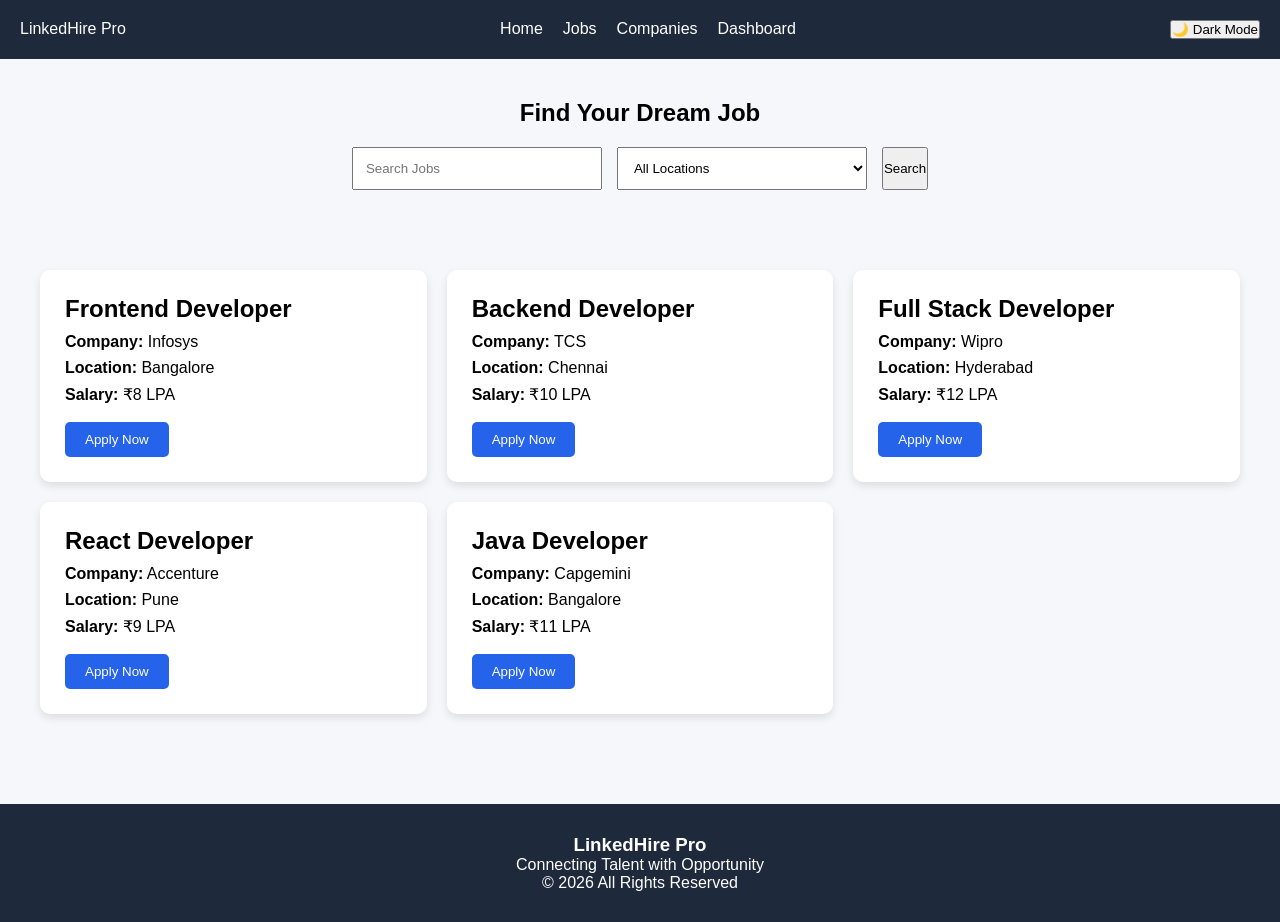
<file: index.html>
<!DOCTYPE html>
<html lang="en">
<head>
<meta charset="UTF-8">
<meta name="viewport" content="width=device-width, initial-scale=1.0">
<title>Jobs</title>
<link rel="stylesheet" href="style.css">
</head>
<body>

<nav class="navbar">

<div class="logo">
LinkedHire Pro
</div>

<ul>
<li><a href="index.html">Home</a></li>
<li><a href="jobs.html">Jobs</a></li>
<li><a href="companies.html">Companies</a></li>
<li><a href="dashboard.html">Dashboard</a></li>
</ul>
<button id="themeBtn" onclick="toggleTheme()">
🌙 Dark Mode
</button>

</nav>

<section class="job-header">

<h1>Find Your Dream Job</h1>

<div class="filters">

<input
type="text"
id="searchInput"
placeholder="Search Jobs"
>

<select id="locationFilter">

<option value="">All Locations</option>
<option>Bangalore</option>
<option>Chennai</option>
<option>Hyderabad</option>
<option>Pune</option>

</select>

<button onclick="filterJobs()">
Search
</button>

</div>

</section>

<section
class="job-container"
id="jobContainer">
</section>

<script src="jobs.js"></script>
<footer class="footer">

<h3>LinkedHire Pro</h3>

<p>
Connecting Talent with Opportunity
</p>

<p>
© 2026 All Rights Reserved
</p>

</footer>

</body>
</html>
</file>
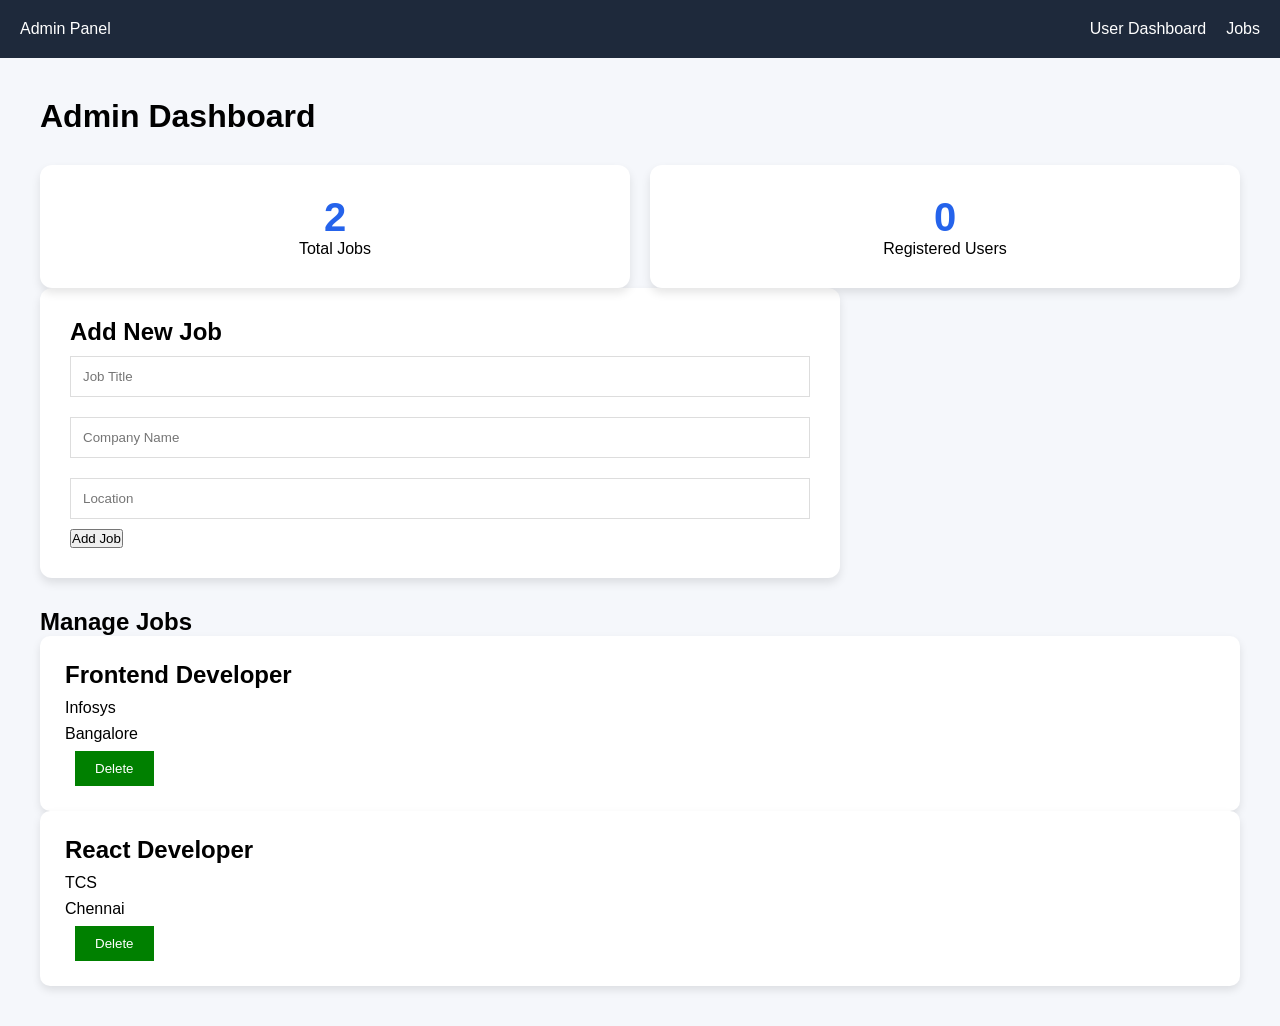
<file: admin.html>
<!DOCTYPE html>
<html lang="en">
<head>
<meta charset="UTF-8">
<meta name="viewport" content="width=device-width, initial-scale=1.0">
<title>Admin Dashboard</title>
<link rel="stylesheet" href="style.css">
</head>
<body>

<nav class="navbar">

<div class="logo">
Admin Panel
</div>

<ul>
<li><a href="dashboard.html">User Dashboard</a></li>
<li><a href="jobs.html">Jobs</a></li>
</ul>

</nav>

<div class="dashboard">

<h1>Admin Dashboard</h1>

<div class="dashboard-grid">

<div class="dashboard-card">
<h2 id="jobCount">0</h2>
<p>Total Jobs</p>
</div>

<div class="dashboard-card">
<h2 id="userCount">0</h2>
<p>Registered Users</p>
</div>

</div>

<div class="job-detail-card">

<h2>Add New Job</h2>

<input
type="text"
id="jobTitle"
placeholder="Job Title">

<input
type="text"
id="company"
placeholder="Company Name">

<input
type="text"
id="location"
placeholder="Location">

<button onclick="addJob()">
Add Job
</button>

</div>

<h2 style="margin-top:30px;">
Manage Jobs
</h2>

<div id="adminJobs">
</div>

</div>

<script src="admin.js"></script>

</body>
</html>
</file>
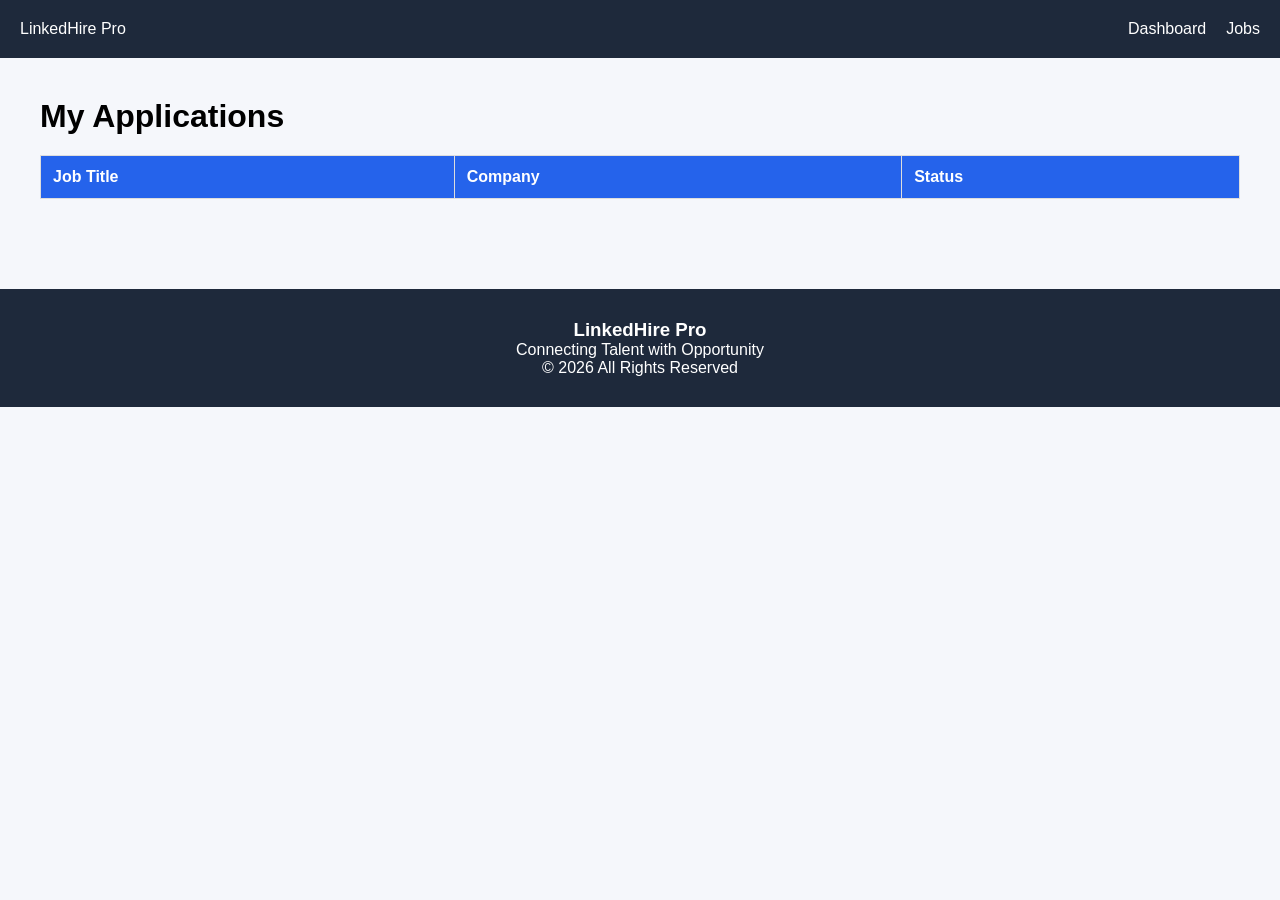
<file: applications.html>
<!DOCTYPE html>
<html lang="en">
<head>
<meta charset="UTF-8">
<meta name="viewport" content="width=device-width, initial-scale=1.0">
<title>Applications</title>
<link rel="stylesheet" href="style.css">
</head>
<body>

<nav class="navbar">

<div class="logo">
LinkedHire Pro
</div>

<ul>
<li><a href="dashboard.html">Dashboard</a></li>
<li><a href="jobs.html">Jobs</a></li>
</ul>

</nav>

<div class="dashboard">

<h1>My Applications</h1>

<table class="application-table">

<thead>

<tr>
<th>Job Title</th>
<th>Company</th>
<th>Status</th>
</tr>

</thead>

<tbody id="applicationBody">
</tbody>

</table>

</div>

<script src="applications.js"></script>
<footer class="footer">

<h3>LinkedHire Pro</h3>

<p>
Connecting Talent with Opportunity
</p>

<p>
© 2026 All Rights Reserved
</p>

</footer>

</body>
</html>
</file>
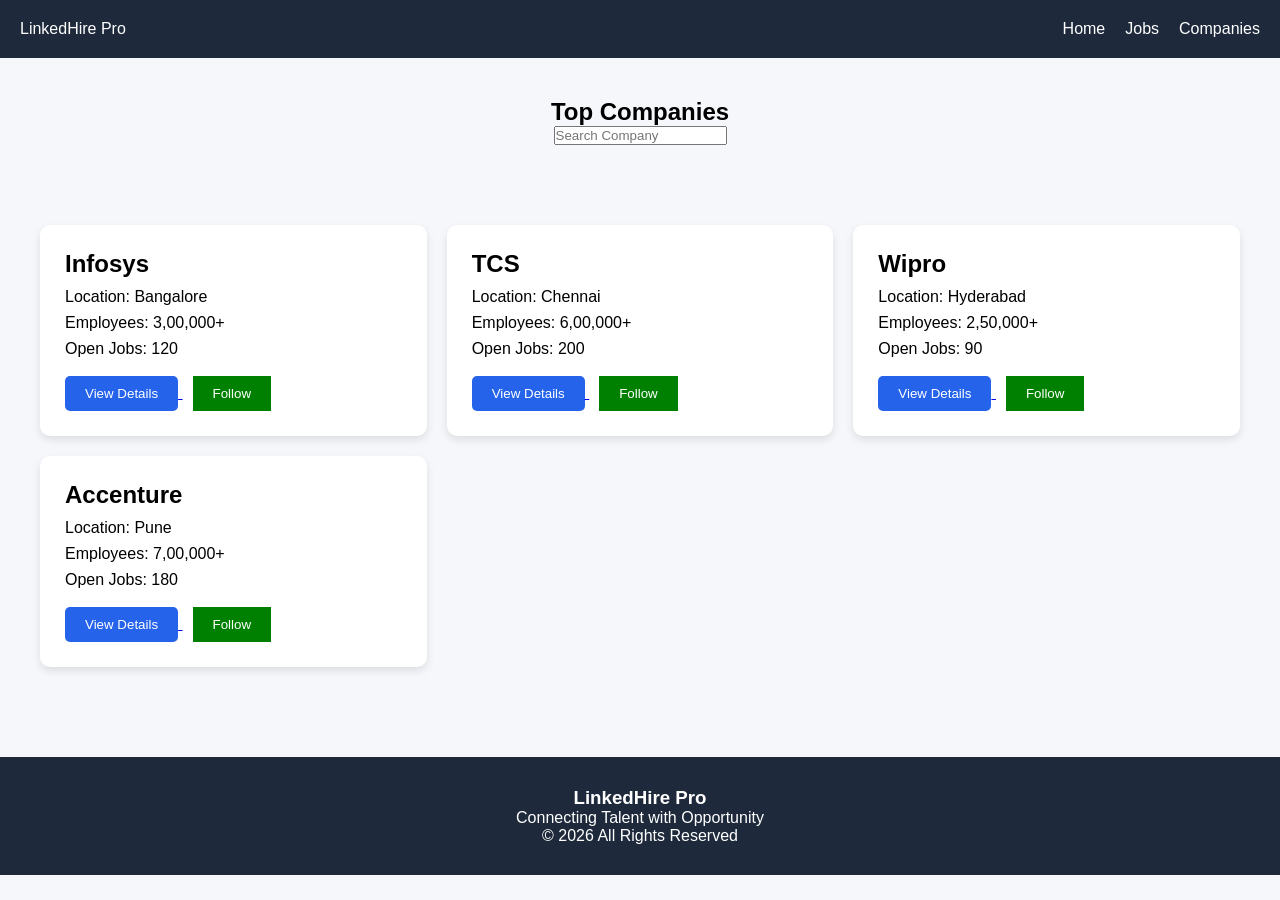
<file: companies.html>
<!DOCTYPE html>
<html lang="en">
<head>
<meta charset="UTF-8">
<meta name="viewport" content="width=device-width, initial-scale=1.0">
<title>Companies</title>
<link rel="stylesheet" href="style.css">
</head>
<body>

<nav class="navbar">
<div class="logo">LinkedHire Pro</div>

<ul>
<li><a href="index.html">Home</a></li>
<li><a href="jobs.html">Jobs</a></li>
<li><a href="companies.html">Companies</a></li>
</ul>
</nav>

<section class="job-header">

<h1>Top Companies</h1>

<input
type="text"
id="companySearch"
placeholder="Search Company"
onkeyup="searchCompany()">

</section>

<section
class="job-container"
id="companyContainer">
</section>

<script src="company.js"></script>
<footer class="footer">

<h3>LinkedHire Pro</h3>

<p>
Connecting Talent with Opportunity
</p>

<p>
© 2026 All Rights Reserved
</p>

</footer>

</body>
</html>
</file>
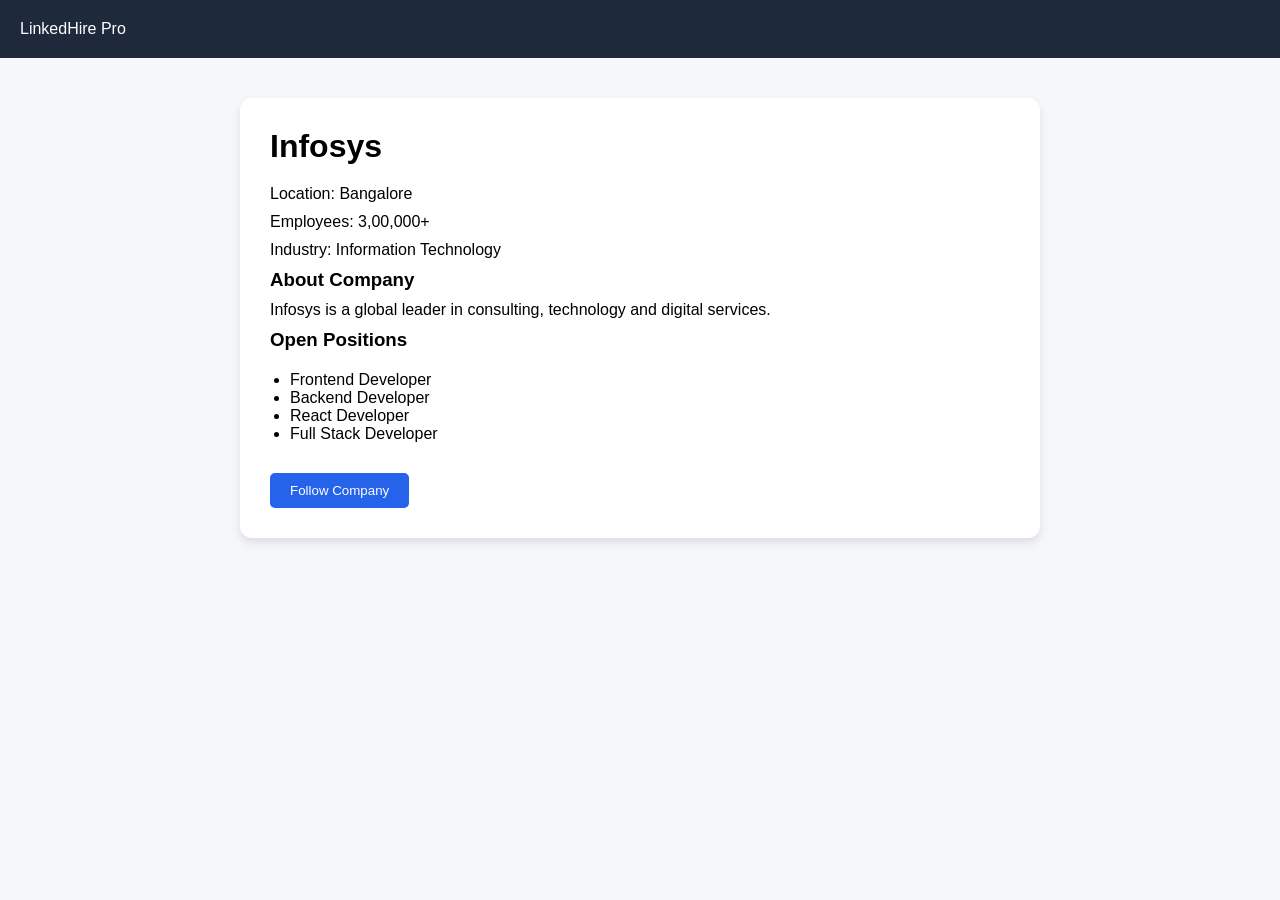
<file: company-details.html>
<!DOCTYPE html>
<html>
<head>
<title>Company Details</title>

<link
rel="stylesheet"
href="style.css">

</head>

<body>

<nav class="navbar">
<div class="logo">
LinkedHire Pro
</div>
</nav>

<div class="details-container">

<div class="job-detail-card">

<h1>Infosys</h1>

<p>
Location:
Bangalore
</p>

<p>
Employees:
3,00,000+
</p>

<p>
Industry:
Information Technology
</p>

<h3>
About Company
</h3>

<p>

Infosys is a global leader
in consulting, technology
and digital services.

</p>

<h3>
Open Positions
</h3>

<ul>

<li>
Frontend Developer
</li>

<li>
Backend Developer
</li>

<li>
React Developer
</li>

<li>
Full Stack Developer
</li>

</ul>

<button
class="apply-btn">
Follow Company
</button>

</div>

</div>

</body>
</html>
</file>
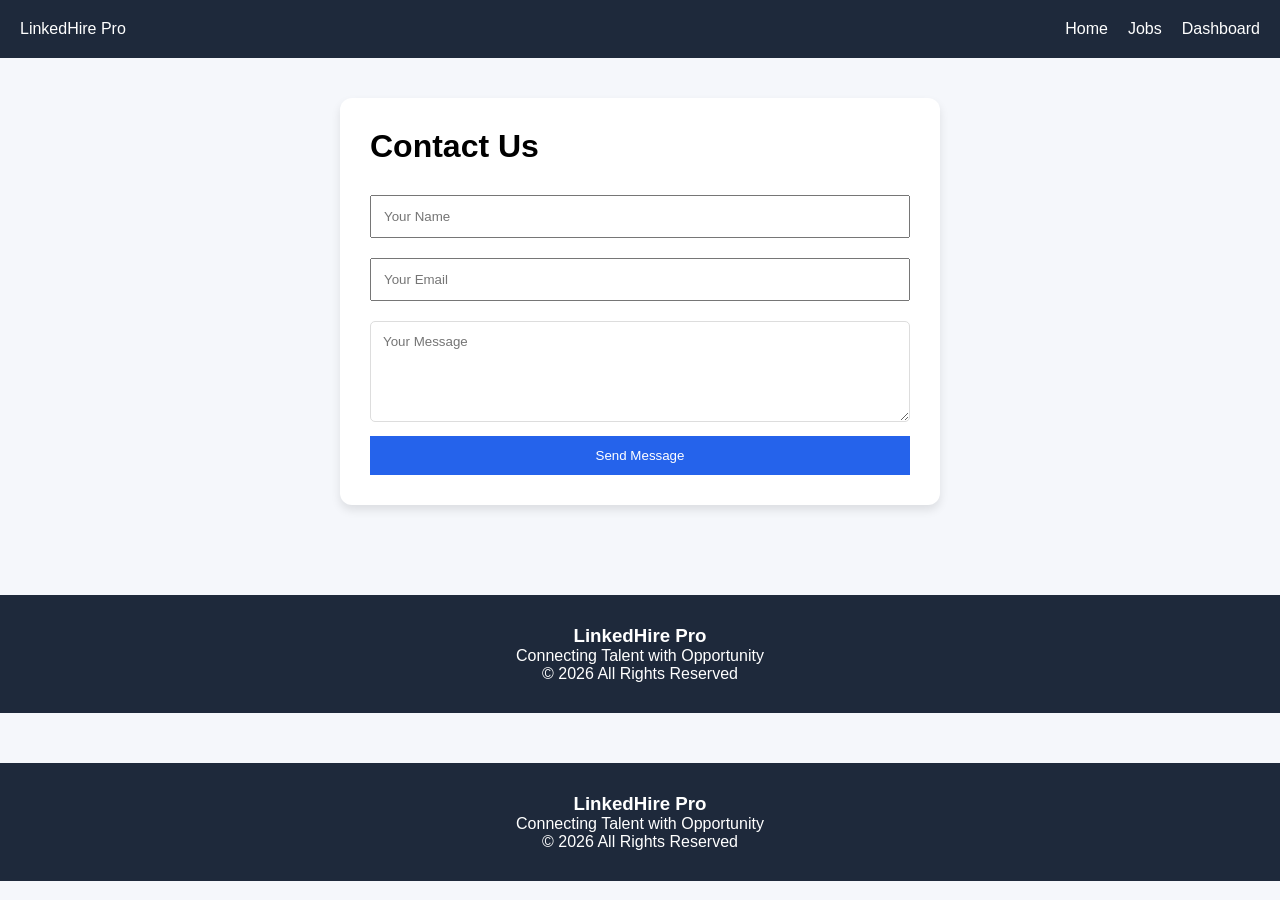
<file: contact.html>
<!DOCTYPE html>
<html lang="en">
<head>
<meta charset="UTF-8">
<meta name="viewport" content="width=device-width, initial-scale=1.0">
<title>Contact Us</title>
<link rel="stylesheet" href="style.css">
</head>
<body>

<nav class="navbar">
<div class="logo">LinkedHire Pro</div>

<ul>
<li><a href="index.html">Home</a></li>
<li><a href="jobs.html">Jobs</a></li>
<li><a href="dashboard.html">Dashboard</a></li>
</ul>
</nav>

<div class="profile-container">

<div class="profile-card">

<h1>Contact Us</h1>

<input
type="text"
placeholder="Your Name">

<input
type="email"
placeholder="Your Email">

<textarea
id="message"
placeholder="Your Message"
rows="5"
style="width:100%;padding:12px;margin:10px 0;">
</textarea>

<button onclick="sendMessage()">
Send Message
</button>

</div>

</div>

<footer class="footer">
<h3>LinkedHire Pro</h3>
<p>Connecting Talent with Opportunity</p>
<p>© 2026 All Rights Reserved</p>
</footer>

<script>
function sendMessage(){
alert("Message Sent Successfully!");
}
</script>
<footer class="footer">

<h3>LinkedHire Pro</h3>

<p>
Connecting Talent with Opportunity
</p>

<p>
© 2026 All Rights Reserved
</p>

</footer>

</body>
</html>
</file>
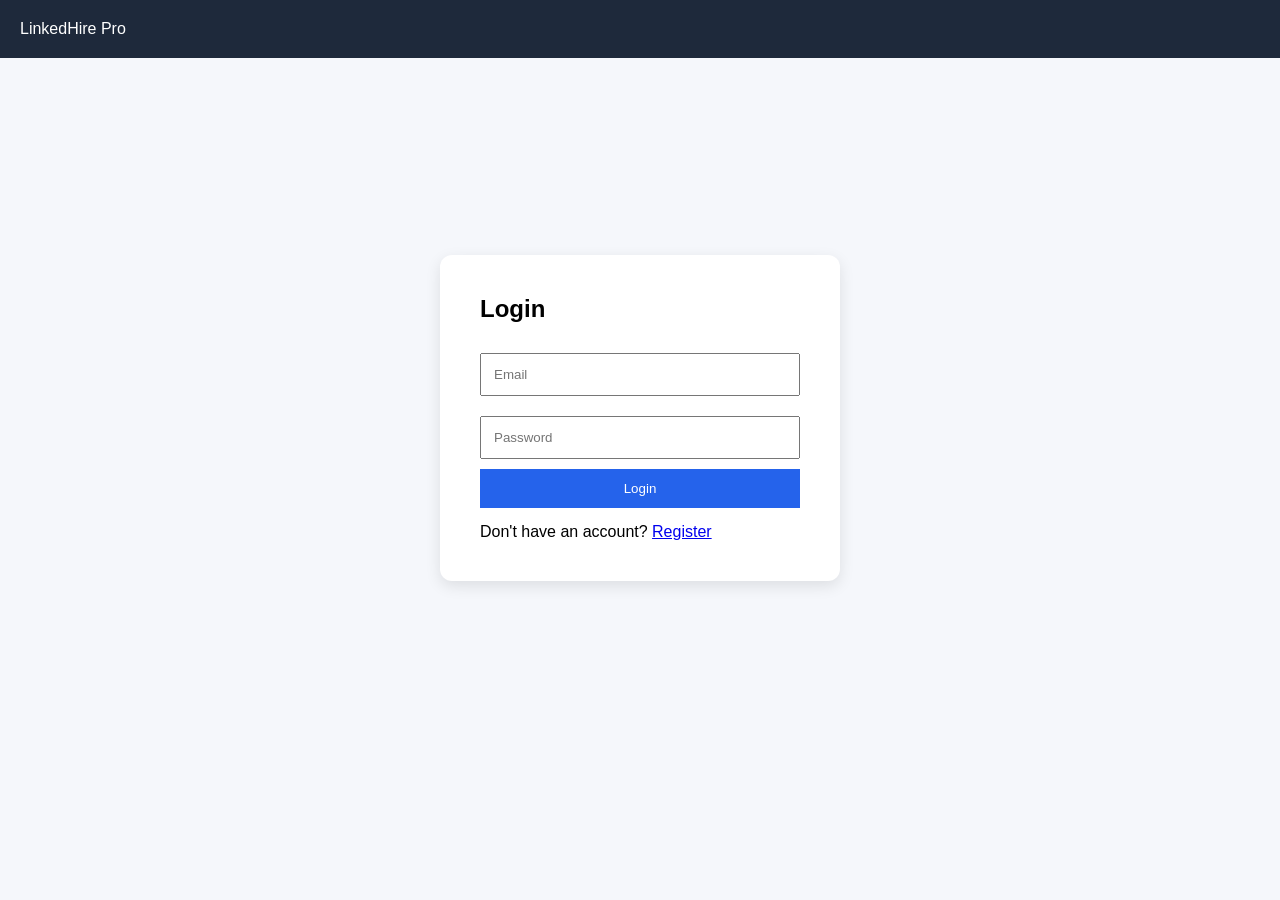
<file: dashboard.html>
<!DOCTYPE html>
<html lang="en">
<head>
<meta charset="UTF-8">
<meta name="viewport" content="width=device-width, initial-scale=1.0">
<title>Dashboard</title>

<link
rel="stylesheet"
href="style.css">

</head>

<body>

<script>

if(
localStorage.getItem("isLoggedIn")
!== "true"
){
window.location.href =
"login.html";
}

</script>

<nav class="navbar">

<div class="logo">
LinkedHire Pro
</div>

<ul>
<li><a href="index.html">Home</a></li>
<li><a href="jobs.html">Jobs</a></li>
<li><a href="profile.html">Profile</a></li>
</ul>

</nav>

<div class="dashboard">

<h1 id="welcomeText">
Welcome
</h1>

<div class="dashboard-grid">

<div class="dashboard-card">

<h2 id="appliedCount">
0
</h2>

<p>
Applied Jobs
</p>

</div>

<div class="dashboard-card">

<h2 id="savedCount">
0
</h2>

<p>
Saved Jobs
</p>

</div>

<div class="dashboard-card">

<h2 id="followedCount">
0
</h2>

<p>
Followed Companies
</p>

</div>

</div>

<div class="recent-section">

<h2>
Recent Activity
</h2>

<ul id="activityList">
</ul>

</div>

<button
class="logout-btn"
onclick="logoutUser()">

Logout

</button>

</div>

<script src="auth.js"></script>
<script src="dashboard.js"></script>
<li>
<a href="profile.html">
Profile
</a>
</li>
<li>
<a href="saved-jobs.html">
Saved Jobs
</a>
</li>

<li>
<a href="applications.html">
Applications
</a>
</li>
<li>
<a href="admin.html">
Admin
</a>
</li>
<footer class="footer">

<h3>LinkedHire Pro</h3>

<p>
Connecting Talent with Opportunity
</p>

<p>
© 2026 All Rights Reserved
</p>

</footer>

</body>
</html>
</file>
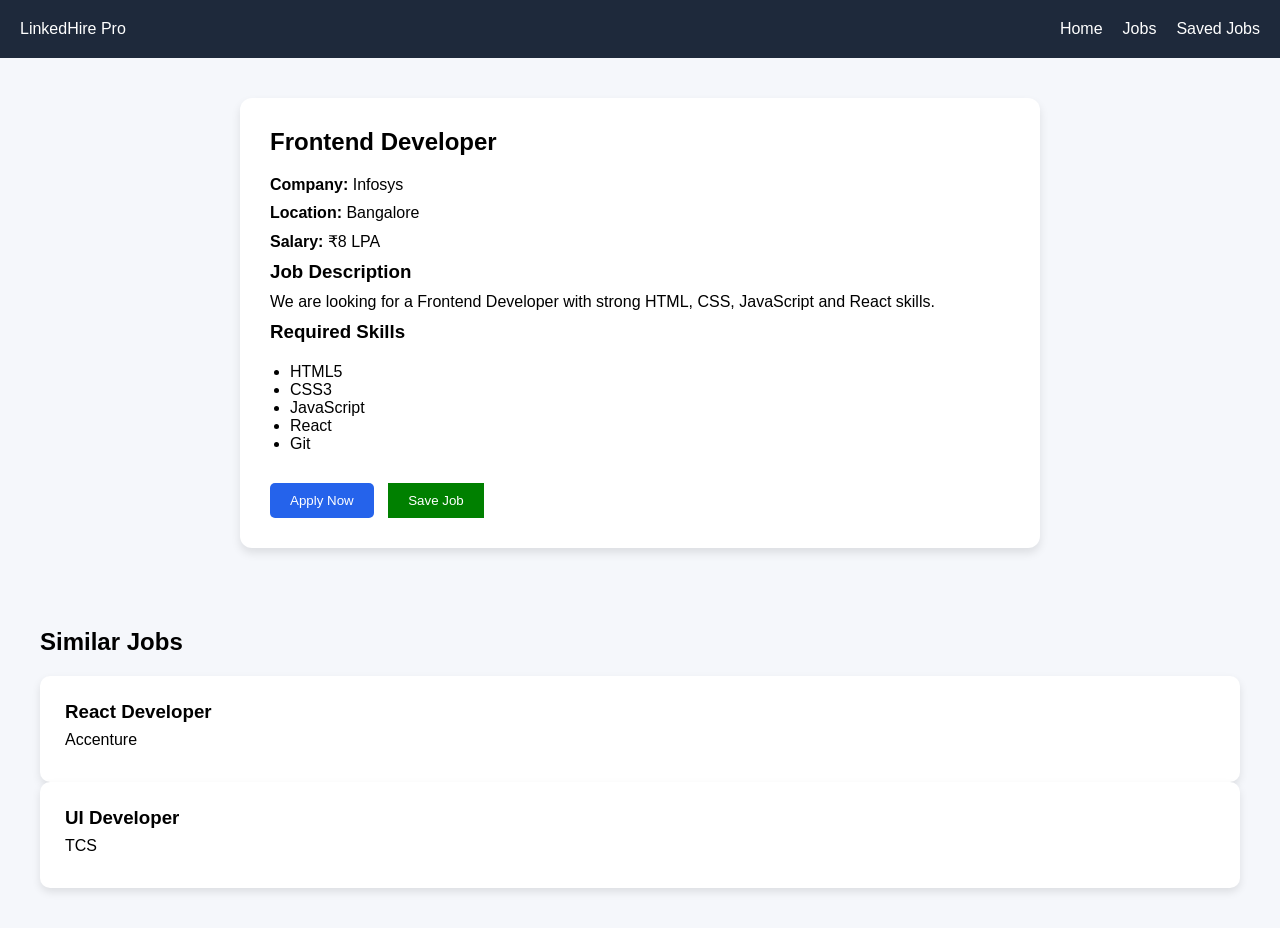
<file: job-details.html>
<!DOCTYPE html>
<html lang="en">
<head>
<meta charset="UTF-8">
<meta name="viewport" content="width=device-width, initial-scale=1.0">
<title>Job Details</title>
<link rel="stylesheet" href="style.css">
</head>
<body>

<nav class="navbar">
    <div class="logo">LinkedHire Pro</div>

    <ul>
        <li><a href="index.html">Home</a></li>
        <li><a href="jobs.html">Jobs</a></li>
        <li><a href="saved-jobs.html">Saved Jobs</a></li>
    </ul>
</nav>

<section class="details-container">

    <div class="job-detail-card">

        <h1>Frontend Developer</h1>

        <p><strong>Company:</strong> Infosys</p>

        <p><strong>Location:</strong> Bangalore</p>

        <p><strong>Salary:</strong> ₹8 LPA</p>

        <h3>Job Description</h3>

        <p>
            We are looking for a Frontend Developer
            with strong HTML, CSS, JavaScript and React skills.
        </p>

        <h3>Required Skills</h3>

        <ul>
            <li>HTML5</li>
            <li>CSS3</li>
            <li>JavaScript</li>
            <li>React</li>
            <li>Git</li>
        </ul>

        <button
        class="apply-btn"
        onclick="applyCurrentJob()">
        Apply Now
        </button>

        <button
        class="save-btn"
        onclick="saveCurrentJob()">
        Save Job
        </button>

    </div>

</section>

<section class="similar-jobs">

<h2>Similar Jobs</h2>

<div class="job-card">
<h3>React Developer</h3>
<p>Accenture</p>
</div>

<div class="job-card">
<h3>UI Developer</h3>
<p>TCS</p>
</div>

</section>

<script src="jobs.js"></script>

</body>
</html>
</file>
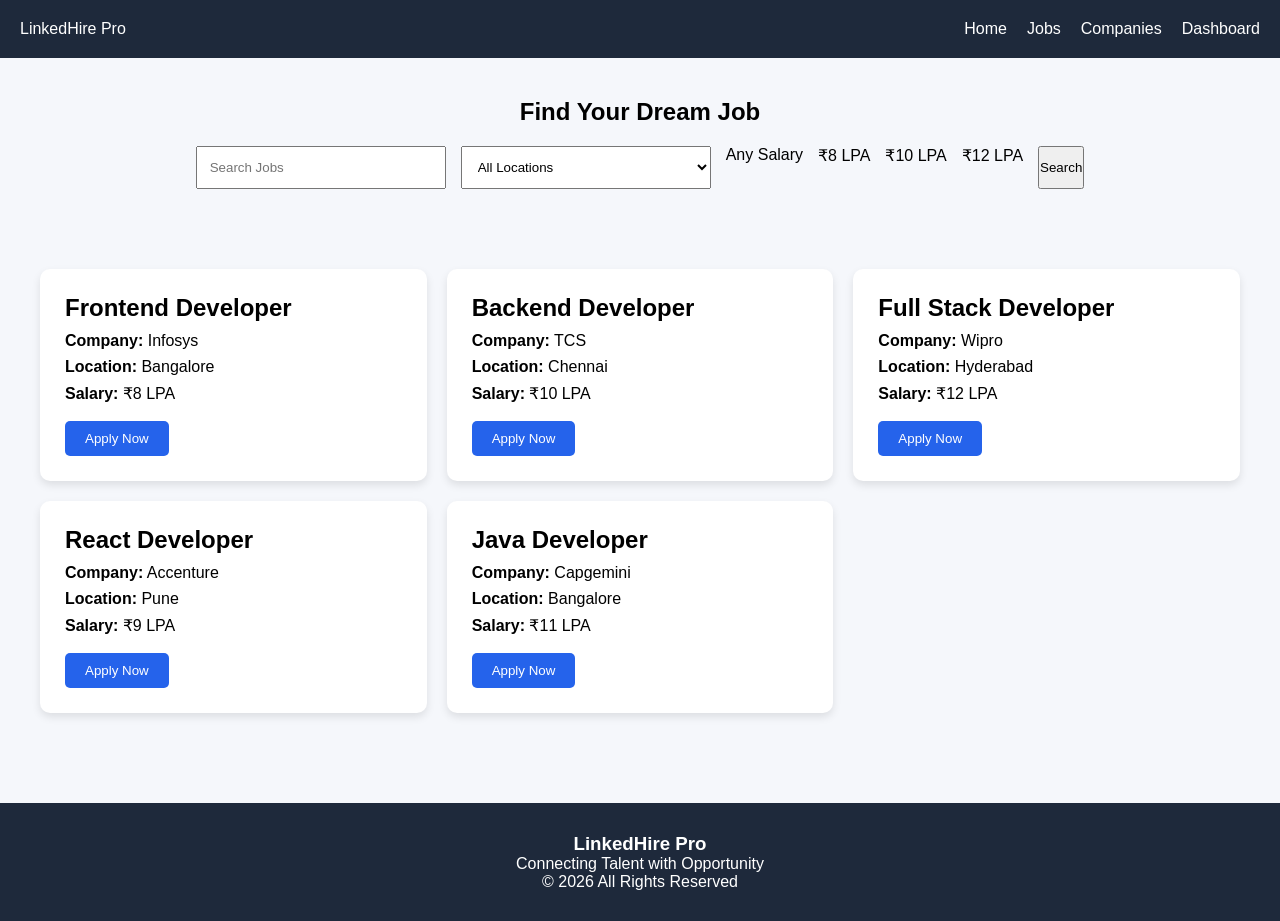
<file: jobs.html>
<!DOCTYPE html>
<html lang="en">
<head>
<meta charset="UTF-8">
<meta name="viewport" content="width=device-width, initial-scale=1.0">
<title>Jobs</title>
<link rel="stylesheet" href="style.css">
</head>
<body>

<nav class="navbar">

<div class="logo">
LinkedHire Pro
</div>

<ul>
<li><a href="index.html">Home</a></li>
<li><a href="jobs.html">Jobs</a></li>
<li><a href="companies.html">Companies</a></li>
<li><a href="dashboard.html">Dashboard</a></li>
</ul>

</nav>

<section class="job-header">

<h1>Find Your Dream Job</h1>

<div class="filters">

<input
type="text"
id="searchInput"
placeholder="Search Jobs"
>

<select id="locationFilter">

<option value="">All Locations</option>
<option>Bangalore</option>
<option>Chennai</option>
<option>Hyderabad</option>
<option>Pune</option>
<select id="salaryFilter">

<option value="">Any Salary</option>

<option>₹8 LPA</option>

<option>₹10 LPA</option>

<option>₹12 LPA</option>

</select>

</select>

<button onclick="filterJobs()">
Search
</button>

</div>

</section>

<section
class="job-container"
id="jobContainer">
</section>

<script src="jobs.js"></script>
<footer class="footer">

<h3>LinkedHire Pro</h3>

<p>
Connecting Talent with Opportunity
</p>

<p>
© 2026 All Rights Reserved
</p>

</footer>

</body>
</html>
</file>
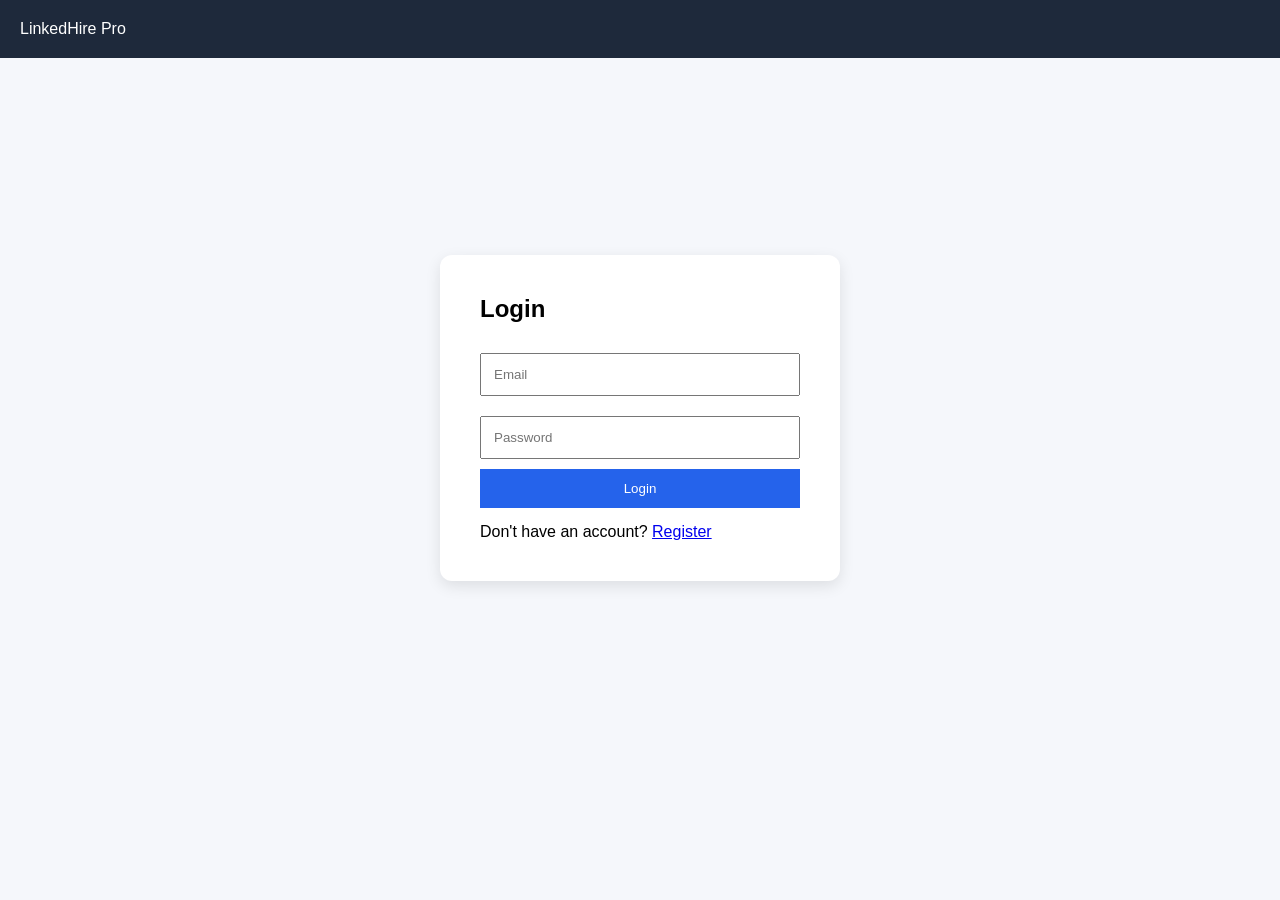
<file: login.html>
<!DOCTYPE html>
<html>
<head>
<title>Login</title>
<link rel="stylesheet" href="style.css">
</head>
<body>

<nav class="navbar">
<div class="logo">LinkedHire Pro</div>
</nav>

<div class="auth-container">

<div class="auth-card">

<h2>Login</h2>

<input
type="email"
id="email"
placeholder="Email">

<input
type="password"
id="password"
placeholder="Password">

<button onclick="loginUser()">
Login
</button>

<p>
Don't have an account?

<a href="register.html">
Register
</a>

</p>

</div>

</div>

<script src="auth.js"></script>

</body>
</html>
</file>
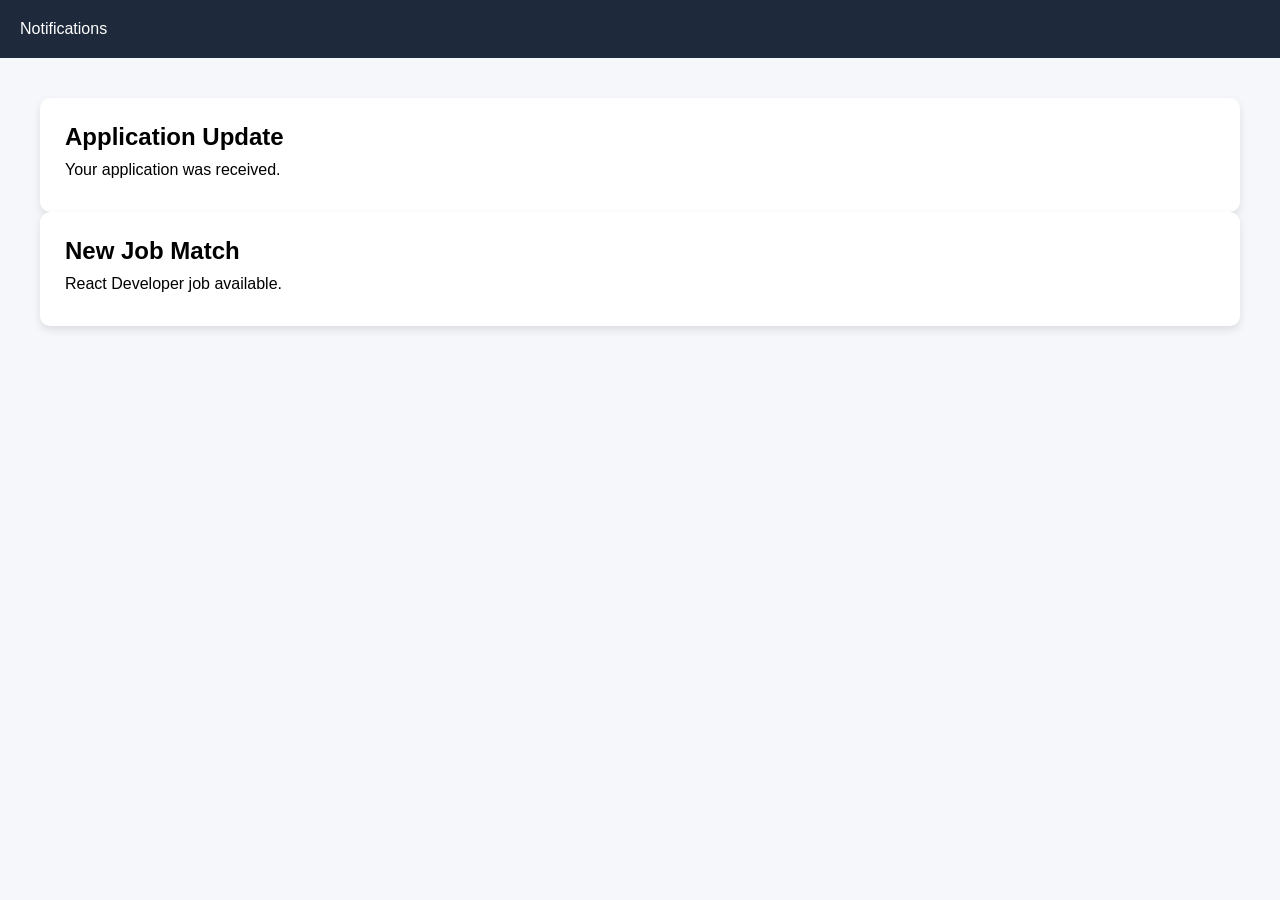
<file: notifications.html>
<!DOCTYPE html>
<html>
<head>
<title>Notifications</title>
<link rel="stylesheet" href="style.css">
</head>
<body>

<nav class="navbar">
<div class="logo">Notifications</div>
</nav>

<div class="dashboard">

<div class="job-card">
<h2>Application Update</h2>
<p>Your application was received.</p>
</div>

<div class="job-card">
<h2>New Job Match</h2>
<p>React Developer job available.</p>
</div>

</div>

</body>
</html>
</file>
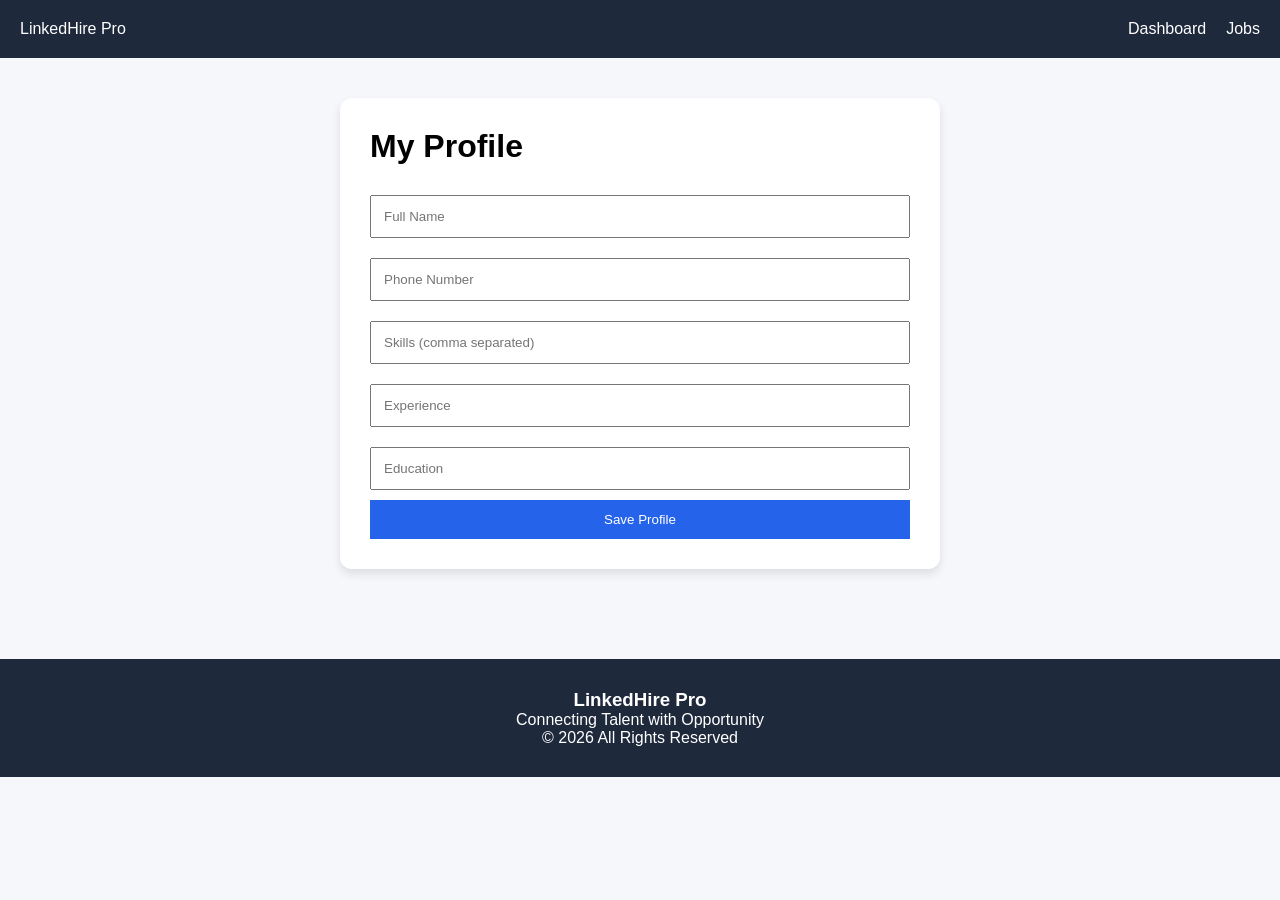
<file: profile.html>
<!DOCTYPE html>
<html lang="en">
<head>
<meta charset="UTF-8">
<meta name="viewport" content="width=device-width, initial-scale=1.0">
<title>Profile Builder</title>

<link rel="stylesheet" href="style.css">
</head>
<body>

<nav class="navbar">

<div class="logo">
LinkedHire Pro
</div>

<ul>
<li><a href="dashboard.html">Dashboard</a></li>
<li><a href="jobs.html">Jobs</a></li>
</ul>

</nav>

<div class="profile-container">

<div class="profile-card">

<h1>My Profile</h1>

<input
type="text"
id="fullName"
placeholder="Full Name">

<input
type="text"
id="phone"
placeholder="Phone Number">

<input
type="text"
id="skills"
placeholder="Skills (comma separated)">

<input
type="text"
id="experience"
placeholder="Experience">

<input
type="text"
id="education"
placeholder="Education">

<button onclick="saveProfile()">
Save Profile
</button>

</div>

</div>

<script src="profile.js"></script>
<footer class="footer">

<h3>LinkedHire Pro</h3>

<p>
Connecting Talent with Opportunity
</p>

<p>
© 2026 All Rights Reserved
</p>

</footer>

</body>
</html>
</file>
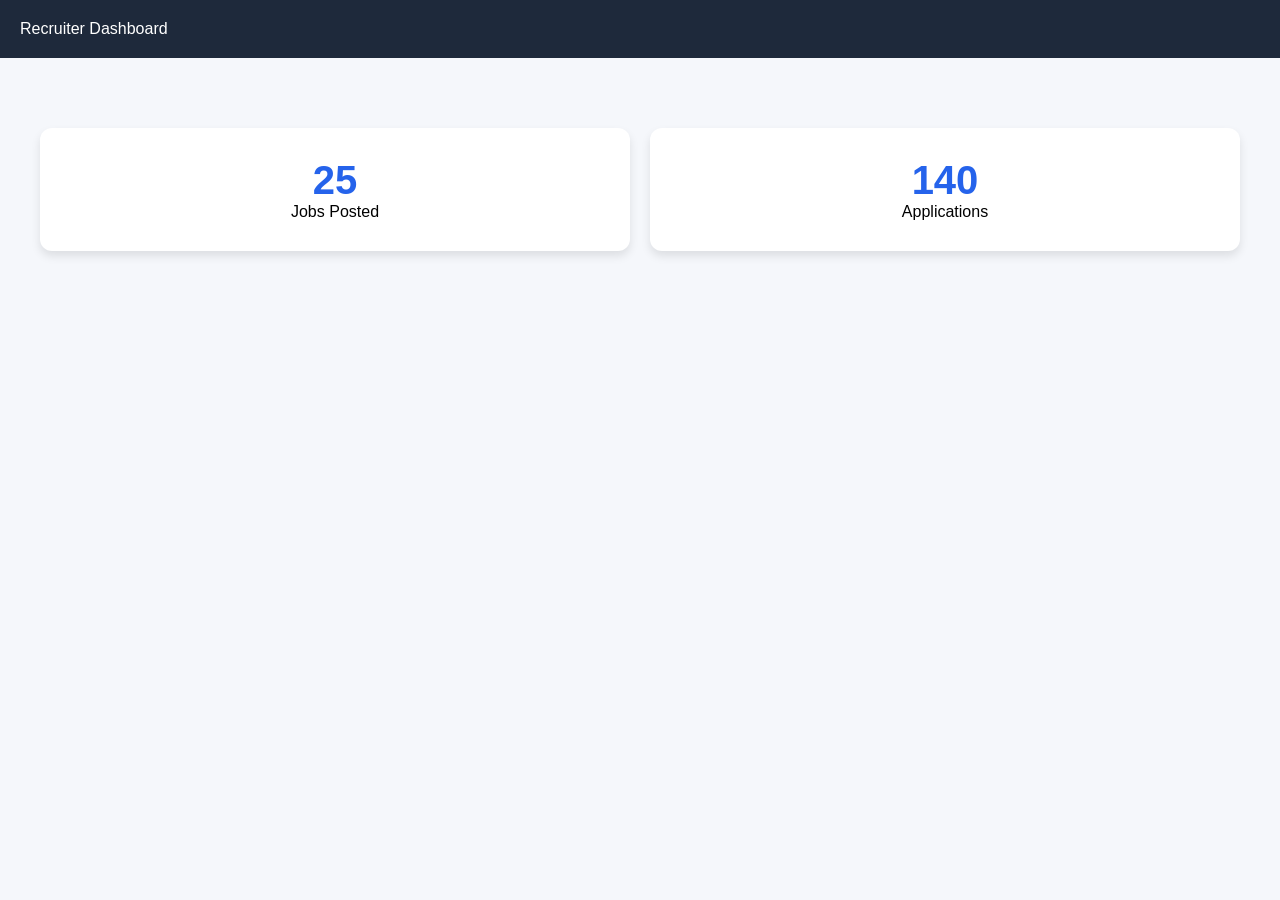
<file: recruiter.html>
<!DOCTYPE html>
<html>
<head>
<title>Recruiter Dashboard</title>
<link rel="stylesheet" href="style.css">
</head>
<body>

<nav class="navbar">
<div class="logo">
Recruiter Dashboard
</div>
</nav>

<div class="dashboard">

<div class="dashboard-grid">

<div class="dashboard-card">
<h2>25</h2>
<p>Jobs Posted</p>
</div>

<div class="dashboard-card">
<h2>140</h2>
<p>Applications</p>
</div>

</div>

</div>

</body>
</html>
</file>
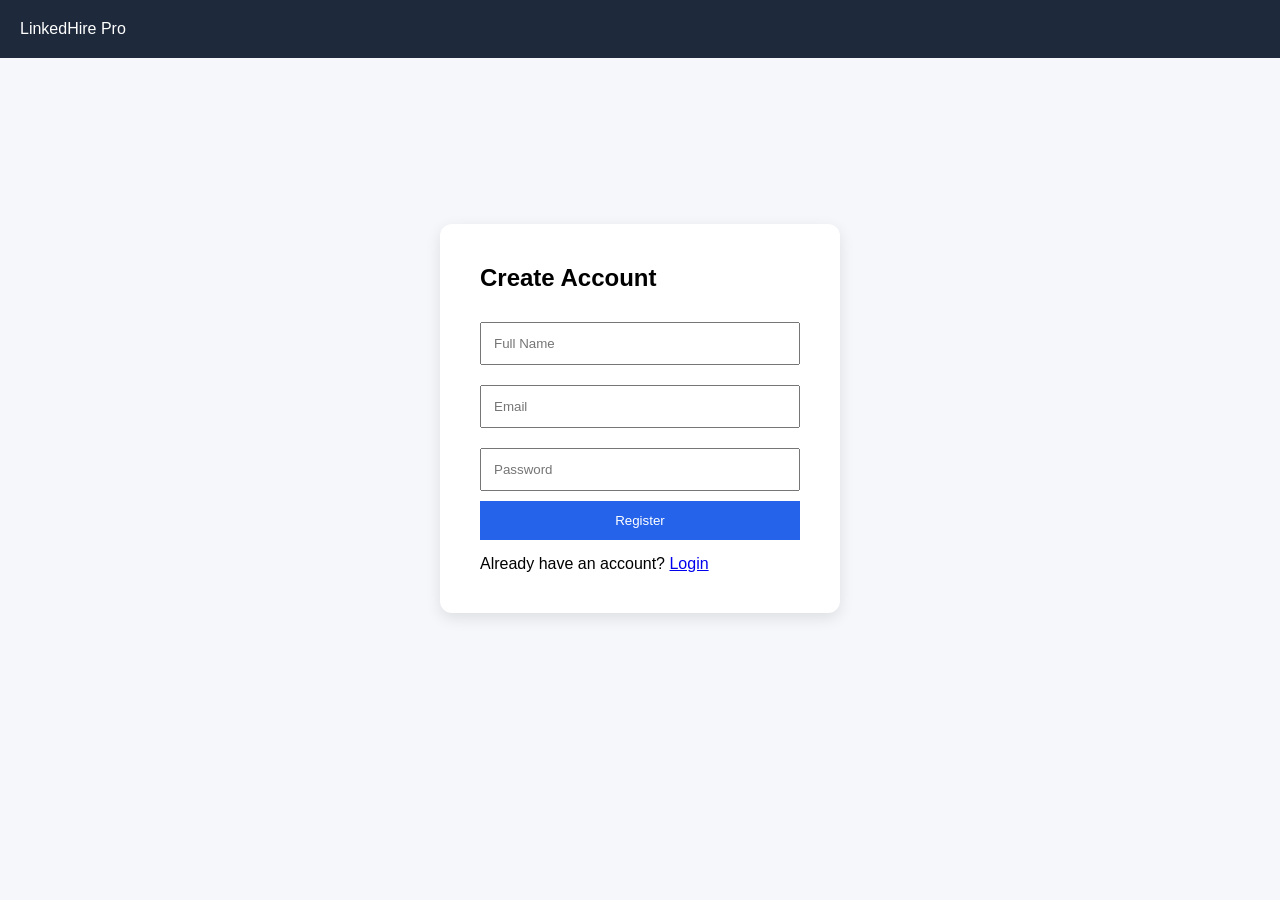
<file: register.html>
<!DOCTYPE html>
<html>
<head>
<title>Register</title>
<link rel="stylesheet" href="style.css">
</head>
<body>

<nav class="navbar">
<div class="logo">LinkedHire Pro</div>
</nav>

<div class="auth-container">

<div class="auth-card">

<h2>Create Account</h2>

<input
type="text"
id="name"
placeholder="Full Name">

<input
type="email"
id="email"
placeholder="Email">

<input
type="password"
id="password"
placeholder="Password">

<button onclick="registerUser()">
Register
</button>

<p>
Already have an account?

<a href="login.html">
Login
</a>

</p>

</div>

</div>

<script src="auth.js"></script>

</body>
</html>
</file>
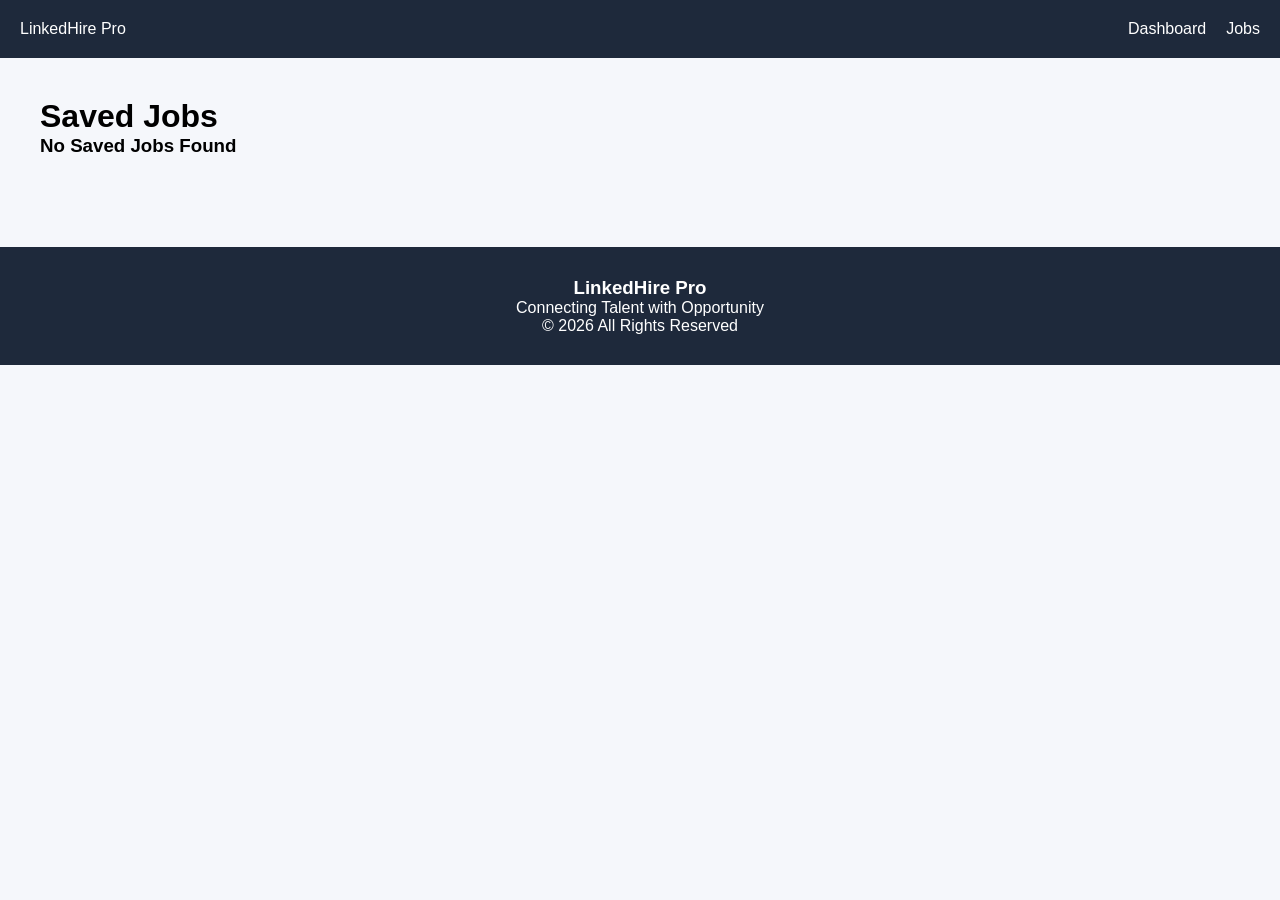
<file: saved-jobs.html>
<!DOCTYPE html>
<html lang="en">
<head>
<meta charset="UTF-8">
<meta name="viewport" content="width=device-width, initial-scale=1.0">
<title>Saved Jobs</title>
<link rel="stylesheet" href="style.css">
</head>
<body>

<nav class="navbar">
<div class="logo">LinkedHire Pro</div>

<ul>
<li><a href="dashboard.html">Dashboard</a></li>
<li><a href="jobs.html">Jobs</a></li>
</ul>
</nav>

<div class="dashboard">

<h1>Saved Jobs</h1>

<div id="savedJobsContainer">
</div>

</div>

<script src="saved-jobs.js"></script>
<footer class="footer">

<h3>LinkedHire Pro</h3>

<p>
Connecting Talent with Opportunity
</p>

<p>
© 2026 All Rights Reserved
</p>

</footer>

</body>
</html>
</file>
<file: style.css>
*{
margin:0;
padding:0;
box-sizing:border-box;
font-family:Arial,sans-serif;
}

body{
background:#f5f7fb;
}

.navbar{
display:flex;
justify-content:space-between;
padding:20px;
background:#1e293b;
color:white;
}

.navbar ul{
display:flex;
list-style:none;
gap:20px;
}

.navbar a{
color:white;
text-decoration:none;
}

.hero{
height:80vh;
display:flex;
flex-direction:column;
justify-content:center;
align-items:center;
gap:20px;
}

.hero h1{
font-size:55px;
}

.hero input{
width:400px;
padding:15px;
}

.hero button{
padding:15px 30px;
background:#2563eb;
color:white;
border:none;
cursor:pointer;
}

.features{
display:grid;
grid-template-columns:repeat(3,1fr);
gap:20px;
padding:50px;
}

.card{
background:white;
padding:30px;
border-radius:12px;
box-shadow:0 5px 10px rgba(0,0,0,0.1);
text-align:center;
}
.job-header{
padding:40px;
text-align:center;
}

.filters{
display:flex;
justify-content:center;
gap:15px;
margin-top:20px;
}

.filters input,
.filters select{
padding:12px;
width:250px;
}

.job-container{
padding:40px;
display:grid;
grid-template-columns:
repeat(auto-fit,minmax(300px,1fr));
gap:20px;
}

.job-card{
background:white;
padding:25px;
border-radius:10px;
box-shadow:0 4px 8px rgba(0,0,0,0.1);
}

.job-card h2{
margin-bottom:10px;
}

.job-card p{
margin:8px 0;
}

.apply-btn{
margin-top:10px;
padding:10px 20px;
background:#2563eb;
border:none;
color:white;
cursor:pointer;
border-radius:5px;
}.details-container{
padding:40px;
display:flex;
justify-content:center;
}

.job-detail-card{
background:white;
padding:30px;
width:800px;
border-radius:12px;
box-shadow:0 5px 10px rgba(0,0,0,0.1);
}

.job-detail-card h1{
margin-bottom:20px;
}

.job-detail-card p{
margin:10px 0;
}

.job-detail-card ul{
margin:20px;
}

.save-btn{
padding:10px 20px;
background:green;
color:white;
border:none;
cursor:pointer;
margin-left:10px;
}

.similar-jobs{
padding:40px;
}

.similar-jobs h2{
margin-bottom:20px;
}
.auth-container{
display:flex;
justify-content:center;
align-items:center;
height:80vh;
}

.auth-card{
background:white;
padding:40px;
width:400px;
border-radius:12px;
box-shadow:0 5px 15px rgba(0,0,0,0.1);
}

.auth-card h2{
margin-bottom:20px;
}

.auth-card input{
width:100%;
padding:12px;
margin:10px 0;
}

.auth-card button{
width:100%;
padding:12px;
background:#2563eb;
color:white;
border:none;
cursor:pointer;
}

.auth-card p{
margin-top:15px;
}
.dashboard{
padding:40px;
}

.dashboard-grid{

display:grid;

grid-template-columns:
repeat(auto-fit,minmax(250px,1fr));

gap:20px;

margin-top:30px;
}

.dashboard-card{

background:white;

padding:30px;

border-radius:12px;

text-align:center;

box-shadow:
0 5px 10px rgba(0,0,0,0.1);

}

.dashboard-card h2{

font-size:40px;

color:#2563eb;

}

.recent-section{

margin-top:40px;

background:white;

padding:20px;

border-radius:12px;

box-shadow:
0 5px 10px rgba(0,0,0,0.1);

}

.recent-section ul{

margin-top:15px;

padding-left:20px;

}

.logout-btn{

margin-top:30px;

padding:12px 25px;

background:red;

color:white;

border:none;

cursor:pointer;

}
.profile-container{

display:flex;

justify-content:center;

padding:40px;

}

.profile-card{

background:white;

padding:30px;

width:600px;

border-radius:12px;

box-shadow:
0 5px 10px rgba(0,0,0,0.1);

}

.profile-card h1{

margin-bottom:20px;

}

.profile-card input{

width:100%;

padding:12px;

margin:10px 0;

}

.profile-card button{

width:100%;

padding:12px;

background:#2563eb;

color:white;

border:none;

cursor:pointer;

}
.application-table{

width:100%;

background:white;

border-collapse:collapse;

margin-top:20px;

}

.application-table th,
.application-table td{

border:1px solid #ddd;

padding:12px;

text-align:left;

}

.application-table th{

background:#2563eb;

color:white;

}

.status{

background:#22c55e;

color:white;

padding:5px 10px;

border-radius:5px;

}
.job-detail-card input{

width:100%;

padding:12px;

margin:10px 0;

border:1px solid #ddd;

}
.dark{
background:#0f172a;
color:white;
}

.dark .card,
.dark .job-card,
.dark .dashboard-card,
.dark .profile-card,
.dark .job-detail-card{

background:#1e293b;
color:white;

}

.dark input,
.dark select{

background:#334155;
color:white;
border:none;

}
textarea{
width:100%;
padding:12px;
margin:10px 0;
border:1px solid #ddd;
border-radius:5px;
}
.footer{

background:#1e293b;

color:white;

padding:30px;

text-align:center;

margin-top:50px;

}
@media(max-width:768px){

.navbar{

flex-direction:column;

align-items:center;

}

.navbar ul{

flex-direction:column;

margin-top:10px;

}

.hero h1{

font-size:35px;

}

.filters{

flex-direction:column;

align-items:center;

}

}
</file>
